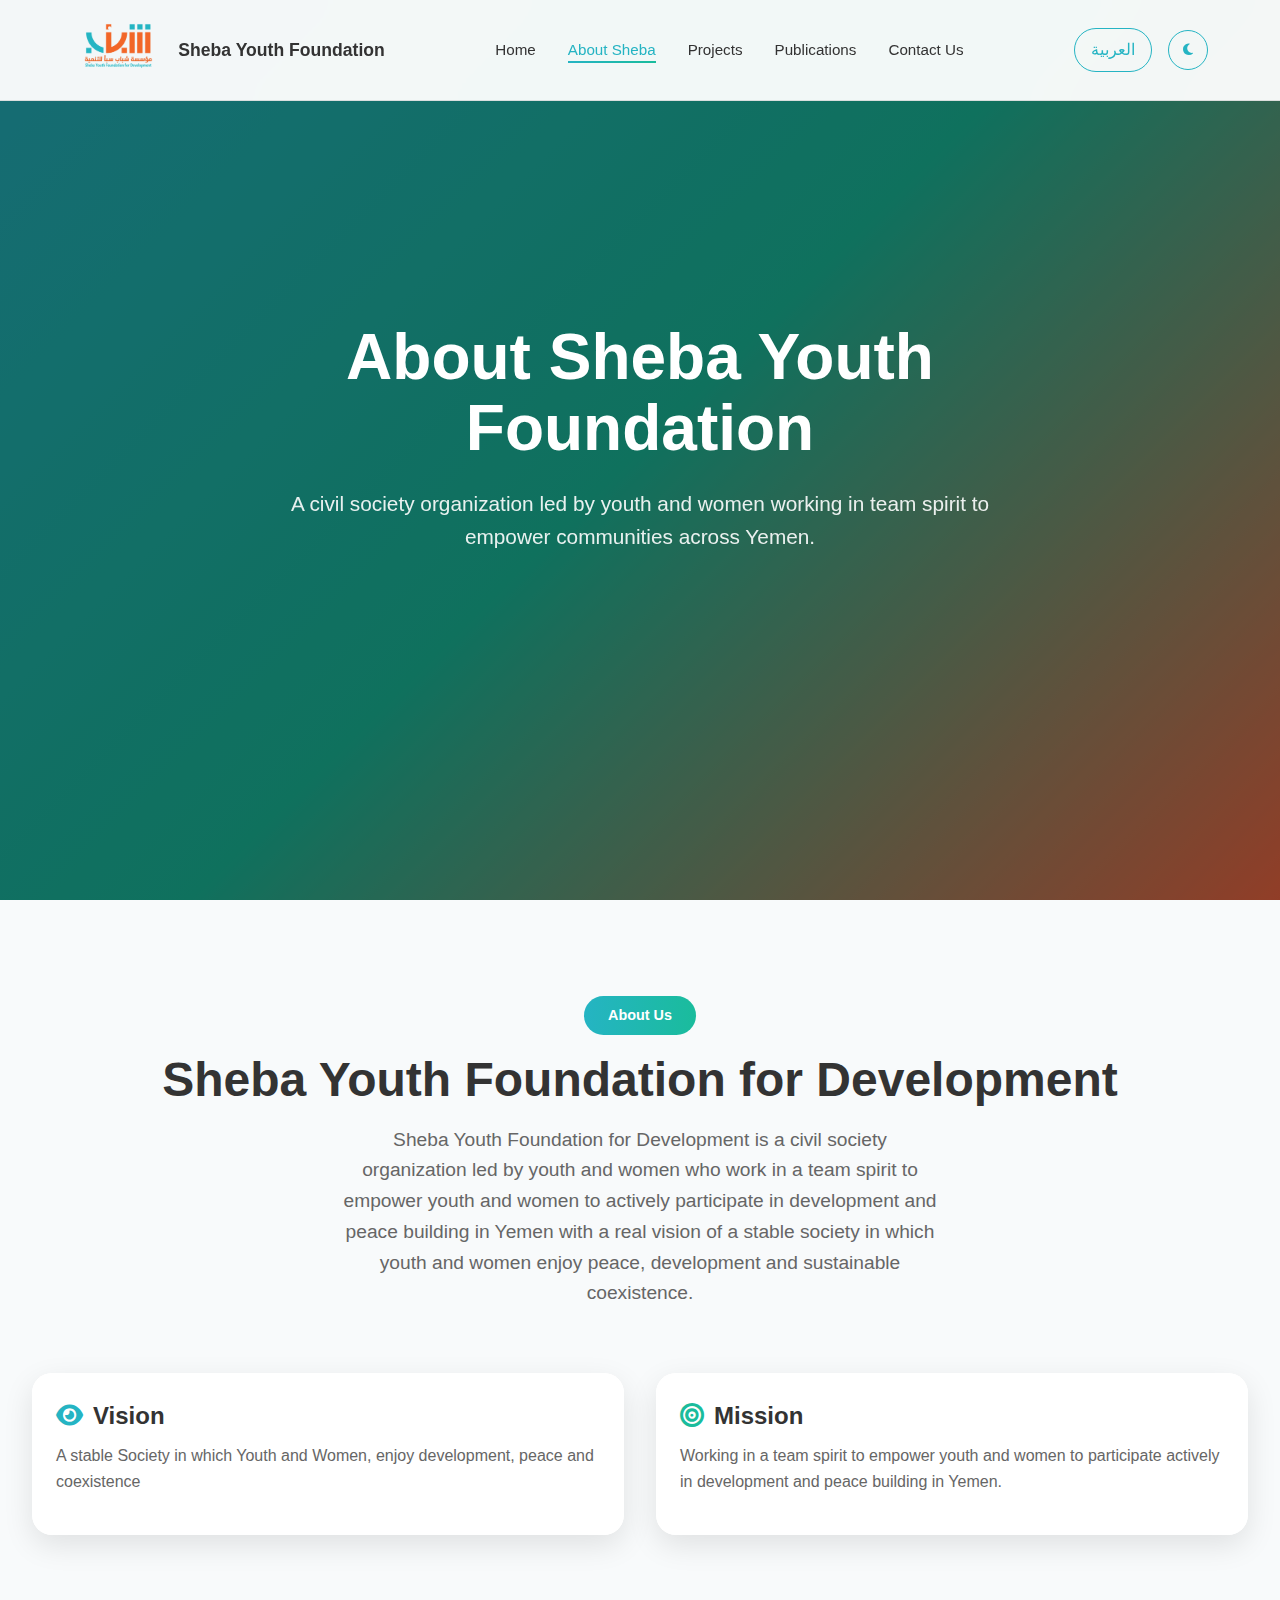
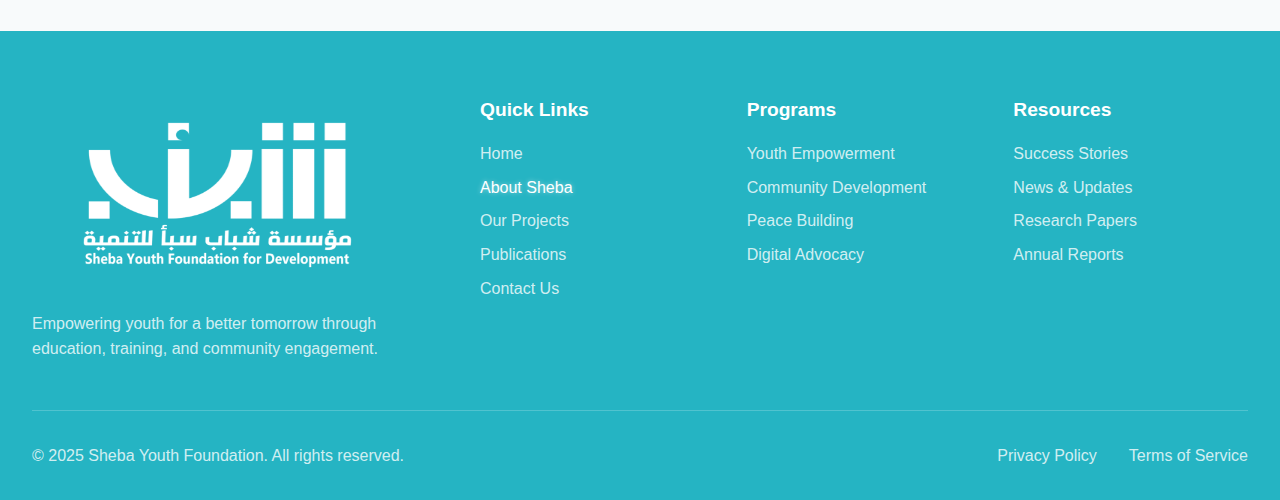
<file: about.html>
<!DOCTYPE html>
<html lang="en" dir="ltr">
<head>
    <meta charset="UTF-8">
    <meta name="viewport" content="width=device-width, initial-scale=1.0">
    <title>About Sheba - Sheba Youth Foundation</title>
    <link rel="stylesheet" href="https://cdnjs.cloudflare.com/ajax/libs/font-awesome/6.5.0/css/all.min.css">
    <link rel="stylesheet" href="css/styles.css">
</head>
<body>
    <!-- Header -->
   <header class="header">
        <nav class="navbar">
            <div class="nav-container">
                <div class="nav-logo">
                    <a href="index.html"><img src="photos/sheba-logo.png" alt="Sheba Youth Foundation" class="logo"></a>
                    <span class="org-name">Sheba Youth Foundation</span>
                </div>
                <ul class="nav-menu">
                    <li class="nav-item"><a href="index.html" class="nav-link active">Home</a></li>
                    <li class="nav-item"><a href="about.html" class="nav-link">About Sheba</a></li>
                    <li class="nav-item"><a href="projects.html" class="nav-link">Projects</a></li>
                    <li class="nav-item"><a href="publications.html" class="nav-link">Publications</a></li>
                    <li class="nav-item"><a href="contact.html" class="nav-link">Contact Us</a></li>
                </ul>
                <div class="nav-actions">
                    <a href="#" class="language-toggle">العربية</a>
                    <button class="theme-toggle" aria-label="Toggle dark mode">
                        <i class="fas fa-moon"></i>
                    </button>
                    <button class="hamburger">
                        <span class="bar"></span>
                        <span class="bar"></span>
                        <span class="bar"></span>
                    </button>
                </div>
            </div>
        </nav>
    </header>

    <!-- Hero Section -->
    <section class="hero">
        <div class="hero-background">
            <div class="hero-overlay"></div>
        </div>
        <div class="hero-content">
            <h1 class="hero-title">About Sheba Youth Foundation</h1>
            <p class="hero-subtitle">A civil society organization led by youth and women working in team spirit to empower communities across Yemen.</p>
        </div>
    </section>

    <!-- About Section -->
    <section class="projects">
        <div class="container">
            <div class="section-header">
                <span class="section-badge">About Us</span>
                <h2 class="section-title">Sheba Youth Foundation for Development</h2>
                <p class="section-subtitle">Sheba Youth Foundation for Development is a civil society organization led by youth and women who work in a team spirit to empower youth and women to actively participate in development and peace building in Yemen with a real vision of a stable society in which youth and women enjoy peace, development and sustainable coexistence.</p>
            </div>
            
            <div class="projects-grid">
                <div class="project-card">
                    <div class="project-content-visible">
                        <h3><i class="fas fa-eye" style="color: var(--primary-color); margin-right: 10px;"></i>Vision</h3>
                        <p>A stable Society in which Youth and Women, enjoy development, peace and coexistence</p>
                    </div>
                </div>
                
                <div class="project-card">
                    <div class="project-content-visible">
                        <h3><i class="fas fa-bullseye" style="color: var(--secondary-color); margin-right: 10px;"></i>Mission</h3>
                        <p>Working in a team spirit to empower youth and women to participate actively in development and peace building in Yemen.</p>
                    </div>
                </div>
            </div>
        </div>
    </section>





    <!-- Footer -->
    <footer class="footer">
        <div class="container">
            <div class="footer-content">
                <div class="footer-main">
                    <div class="footer-logo">
                        <img src="photos/sheba-logo.png" alt="Sheba Youth Foundation">
                        <p>Empowering youth for a better tomorrow through education, training, and community engagement.</p>
                    </div>
                    <div class="footer-links">
                        <div class="footer-column">
                            <h4>Quick Links</h4>
                            <ul>
                                <li><a href="index.html">Home</a></li>
                                <li><a href="about.html" class="active">About Sheba</a></li>
                                <li><a href="projects.html">Our Projects</a></li>
                                <li><a href="publications.html">Publications</a></li>
                                <li><a href="contact.html">Contact Us</a></li>
                            </ul>
                        </div>
                        <div class="footer-column">
                            <h4>Programs</h4>
                            <ul>
                                <li><a href="projects.html">Youth Empowerment</a></li>
                                <li><a href="projects.html">Community Development</a></li>
                                <li><a href="projects.html">Peace Building</a></li>
                                <li><a href="projects.html">Digital Advocacy</a></li>
                            </ul>
                        </div>
                        <div class="footer-column">
                            <h4>Resources</h4>
                            <ul>
                                <li><a href="publications.html">Success Stories</a></li>
                                <li><a href="publications.html">News & Updates</a></li>
                                <li><a href="publications.html">Research Papers</a></li>
                                <li><a href="publications.html">Annual Reports</a></li>
                            </ul>
                        </div>
                    </div>
                </div>
                <div class="footer-bottom">
                    <p>&copy; 2025 Sheba Youth Foundation. All rights reserved.</p>
                    <div class="footer-social">
                        <a href="#">Privacy Policy</a>
                        <a href="#">Terms of Service</a>
                    </div>
                </div>
            </div>
        </div>
    </footer>

    <script src="js/script.js"></script>
</body>
</html>
</file>
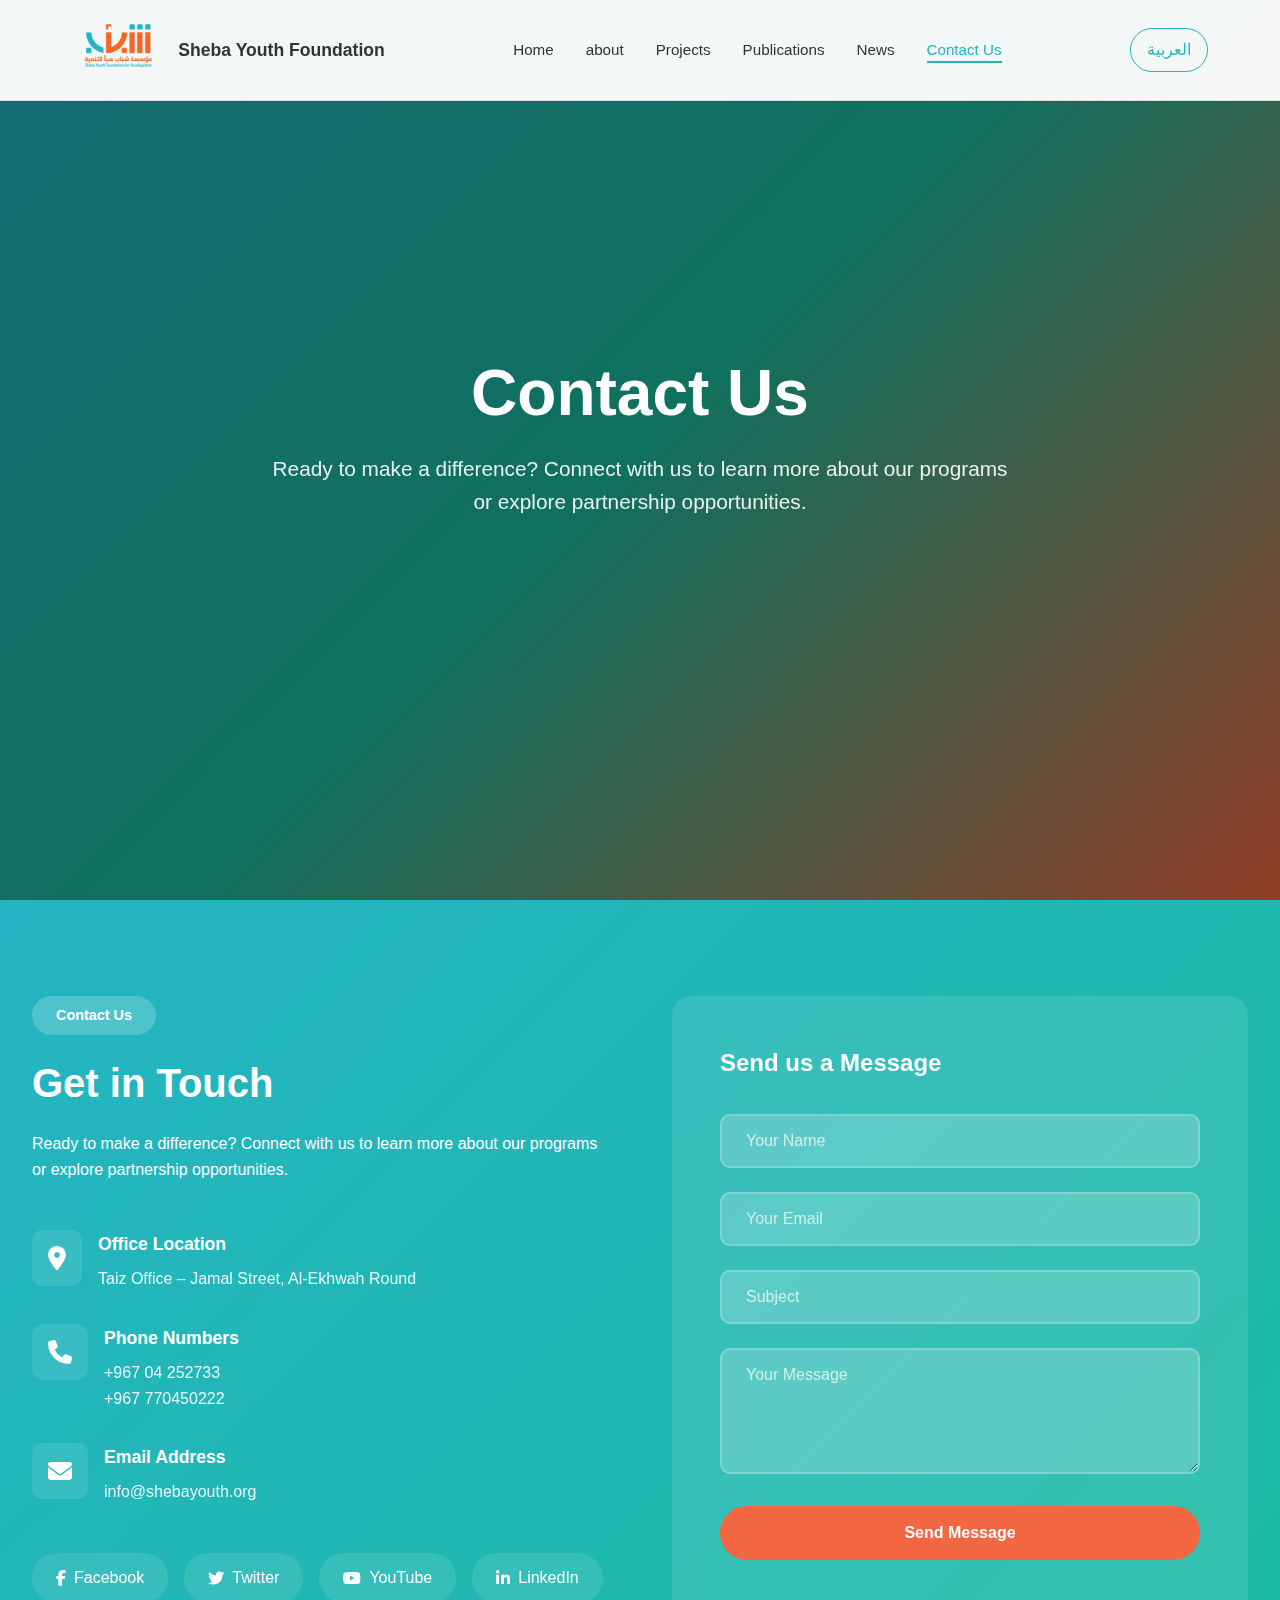
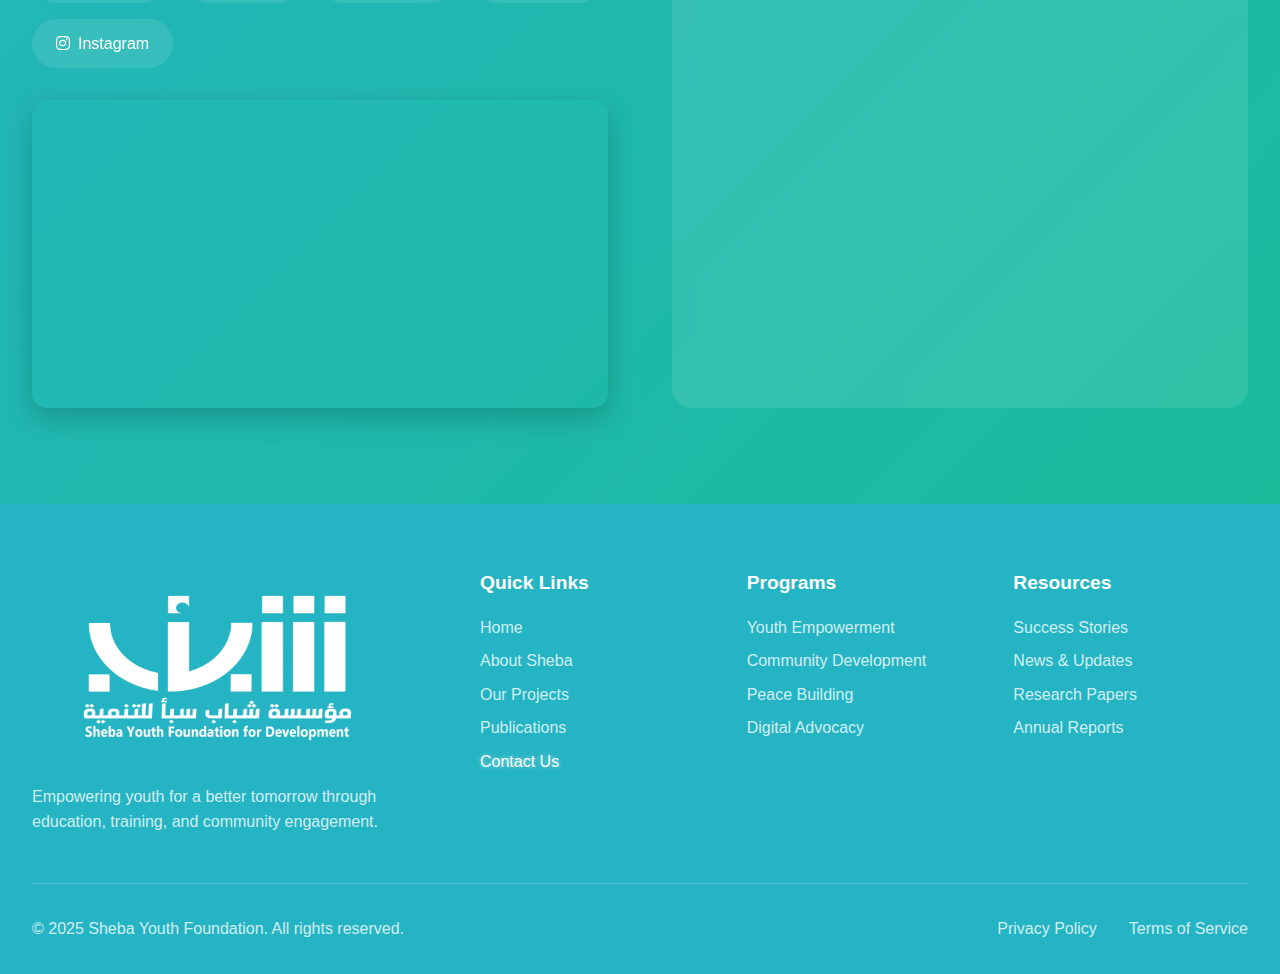
<file: contact.html>
<!DOCTYPE html>
<html lang="en" dir="ltr">
<head>
    <meta charset="UTF-8">
    <meta name="viewport" content="width=device-width, initial-scale=1.0">
    <title>Contact Us - Sheba Youth Foundation</title>
    <link rel="stylesheet" href="https://cdnjs.cloudflare.com/ajax/libs/font-awesome/6.5.0/css/all.min.css">
    <link rel="stylesheet" href="css/styles.css">
</head>
<body>
    <!-- Header -->
    <header class="header">
        <nav class="navbar">
            <div class="nav-container">
                <div class="nav-logo">
                    <a href="index.html"><img src="photos/sheba-logo.png" alt="Sheba Youth Foundation" class="logo"></a>
                    <span class="org-name">Sheba Youth Foundation</span>
                </div>
                <ul class="nav-menu">
                    <li class="nav-item"><a href="index .html" class="nav-link">Home</a></li>

                    <li class="nav-item"><a href="about.html" class="nav-link">about</a></li>
                    <li class="nav-item"><a href="projects.html" class="nav-link">Projects</a></li>
                    <li class="nav-item"><a href="publications.html" class="nav-link">Publications</a></li>
                    <li class="nav-item"><a href="#news" class="nav-link">News</a></li>
                    <li class="nav-item"><a href="contact.html" class="nav-link">Contact Us</a></li>
                </ul>
                <div class="nav-actions">
                    <a href="#" class="language-toggle">العربية</a>
                    <button class="hamburger">
                        <span class="bar"></span>
                        <span class="bar"></span>
                        <span class="bar"></span>
                    </button>
                </div>
            </div>
        </nav>
    </header>

    <!-- Hero Section -->
    <section class="hero">
        <div class="hero-background">
            <div class="hero-overlay"></div>
        </div>
        <div class="hero-content">
            <h1 class="hero-title">Contact Us</h1>
            <p class="hero-subtitle">Ready to make a difference? Connect with us to learn more about our programs or explore partnership opportunities.</p>
        </div>
    </section>

    <!-- Contact Section -->
    <section id="contact" class="contact">
        <div class="container">
            <div class="contact-content">
                <div class="contact-info">
                    <span class="section-badge">Contact Us</span>
                    <h2>Get in Touch</h2>
                    <p>Ready to make a difference? Connect with us to learn more about our programs or explore partnership opportunities.</p>
                    
                    <div class="contact-details">
                        <div class="contact-item">
                            <i class="fas fa-map-marker-alt contact-icon"></i>
                            <div class="contact-text">
                                <h4>Office Location</h4>
                                <p>Taiz Office – Jamal Street, Al-Ekhwah Round</p>
                            </div>
                        </div>
                        <div class="contact-item">
                            <i class="fas fa-phone contact-icon"></i>
                            <div class="contact-text">
                                <h4>Phone Numbers</h4>
                                <p>+967 04 252733<br>+967 770450222</p>
                            </div>
                        </div>
                        <div class="contact-item">
                            <i class="fas fa-envelope contact-icon"></i>
                            <div class="contact-text">
                                <h4>Email Address</h4>
                                <p>info@shebayouth.org</p>
                            </div>
                        </div>
                    </div>

                    <div class="social-links">
                        <a href="https://www.facebook.com/Shebayouthf" class="social-link">
                            <i class="fab fa-facebook-f social-icon"></i>
                            <span>Facebook</span>
                        </a>
                        <a href="https://twitter.com/Shebayouthf" class="social-link">
                            <i class="fab fa-twitter social-icon"></i>
                            <span>Twitter</span>
                        </a>
                        <a href="https://www.youtube.com/channel/UCJ7c-ELM4jnFmeIrR_f8-6A" class="social-link">
                            <i class="fab fa-youtube social-icon"></i>
                            <span>YouTube</span>
                        </a>
                        <a href="https://www.linkedin.com/company/shebayouthf/" class="social-link">
                            <i class="fab fa-linkedin-in social-icon"></i>
                            <span>LinkedIn</span>
                        </a>
                        <a href="https://www.instagram.com/shebayouthf/" class="social-link">
                            <i class="fab fa-instagram social-icon"></i>
                            <span>Instagram</span>
                        </a>
                    </div>

                    <!-- Map Container -->
                    <div class="map-container">
                        <iframe 
                            src="https://www.google.com/maps/embed?pb=!1m18!1m12!1m3!1d3845.8234567890123!2d44.0183784!3d13.5792718!2m3!1f0!2f0!3f0!3m2!1i1024!2i768!4f13.1!3m3!1m2!1s0x161c69536972b10d%3A0x52e9fd97e591236c!2z2YXYpNiz2LPYqSDYtNio2KfYqCDYs9io2KMg2YTZhNiq2YbZhdmK2Kkg4oCt!5e0!3m2!1sen!2s!4v1642345678901!5m2!1sen!2s"
                            allowfullscreen="" 
                            loading="lazy" 
                            referrerpolicy="no-referrer-when-downgrade">
                        </iframe>
                    </div>
                </div>
                
                <div class="contact-form">
                    <h3>Send us a Message</h3>
                    <form id="contact-form" class="form">
                        <div class="form-group">
                            <input type="text" id="name" placeholder="Your Name" required>
                        </div>
                        <div class="form-group">
                            <input type="email" id="email" placeholder="Your Email" required>
                        </div>
                        <div class="form-group">
                            <input type="text" id="subject" placeholder="Subject" required>
                        </div>
                        <div class="form-group">
                            <textarea id="message" placeholder="Your Message" rows="5" required></textarea>
                        </div>
                        <button type="submit" class="btn btn-primary">Send Message</button>
                    </form>
                </div>
            </div>
        </div>
    </section>

    <!-- Footer -->
    <footer class="footer">
        <div class="container">
            <div class="footer-content">
                <div class="footer-main">
                    <div class="footer-logo">
                        <img src="photos/sheba-logo.png" alt="Sheba Youth Foundation">
                        <p>Empowering youth for a better tomorrow through education, training, and community engagement.</p>
                    </div>
                    <div class="footer-links">
                        <div class="footer-column">
                            <h4>Quick Links</h4>
                            <ul>
                                <li><a href="index.html">Home</a></li>
                                <li><a href="about.html">About Sheba</a></li>
                                <li><a href="projects.html">Our Projects</a></li>
                                <li><a href="publications.html">Publications</a></li>
                                <li><a href="contact.html" class="active">Contact Us</a></li>
                            </ul>
                        </div>
                        <div class="footer-column">
                            <h4>Programs</h4>
                            <ul>
                                <li><a href="projects.html">Youth Empowerment</a></li>
                                <li><a href="projects.html">Community Development</a></li>
                                <li><a href="projects.html">Peace Building</a></li>
                                <li><a href="projects.html">Digital Advocacy</a></li>
                            </ul>
                        </div>
                        <div class="footer-column">
                            <h4>Resources</h4>
                            <ul>
                                <li><a href="publications.html">Success Stories</a></li>
                                <li><a href="publications.html">News & Updates</a></li>
                                <li><a href="publications.html">Research Papers</a></li>
                                <li><a href="publications.html">Annual Reports</a></li>
                            </ul>
                        </div>
                    </div>
                </div>
                <div class="footer-bottom">
                    <p>&copy; 2025 Sheba Youth Foundation. All rights reserved.</p>
                    <div class="footer-social">
                        <a href="#">Privacy Policy</a>
                        <a href="#">Terms of Service</a>
                    </div>
                </div>
            </div>
        </div>
    </footer>

    <script src="js/script.js"></script>
</body>
</html>
</file>
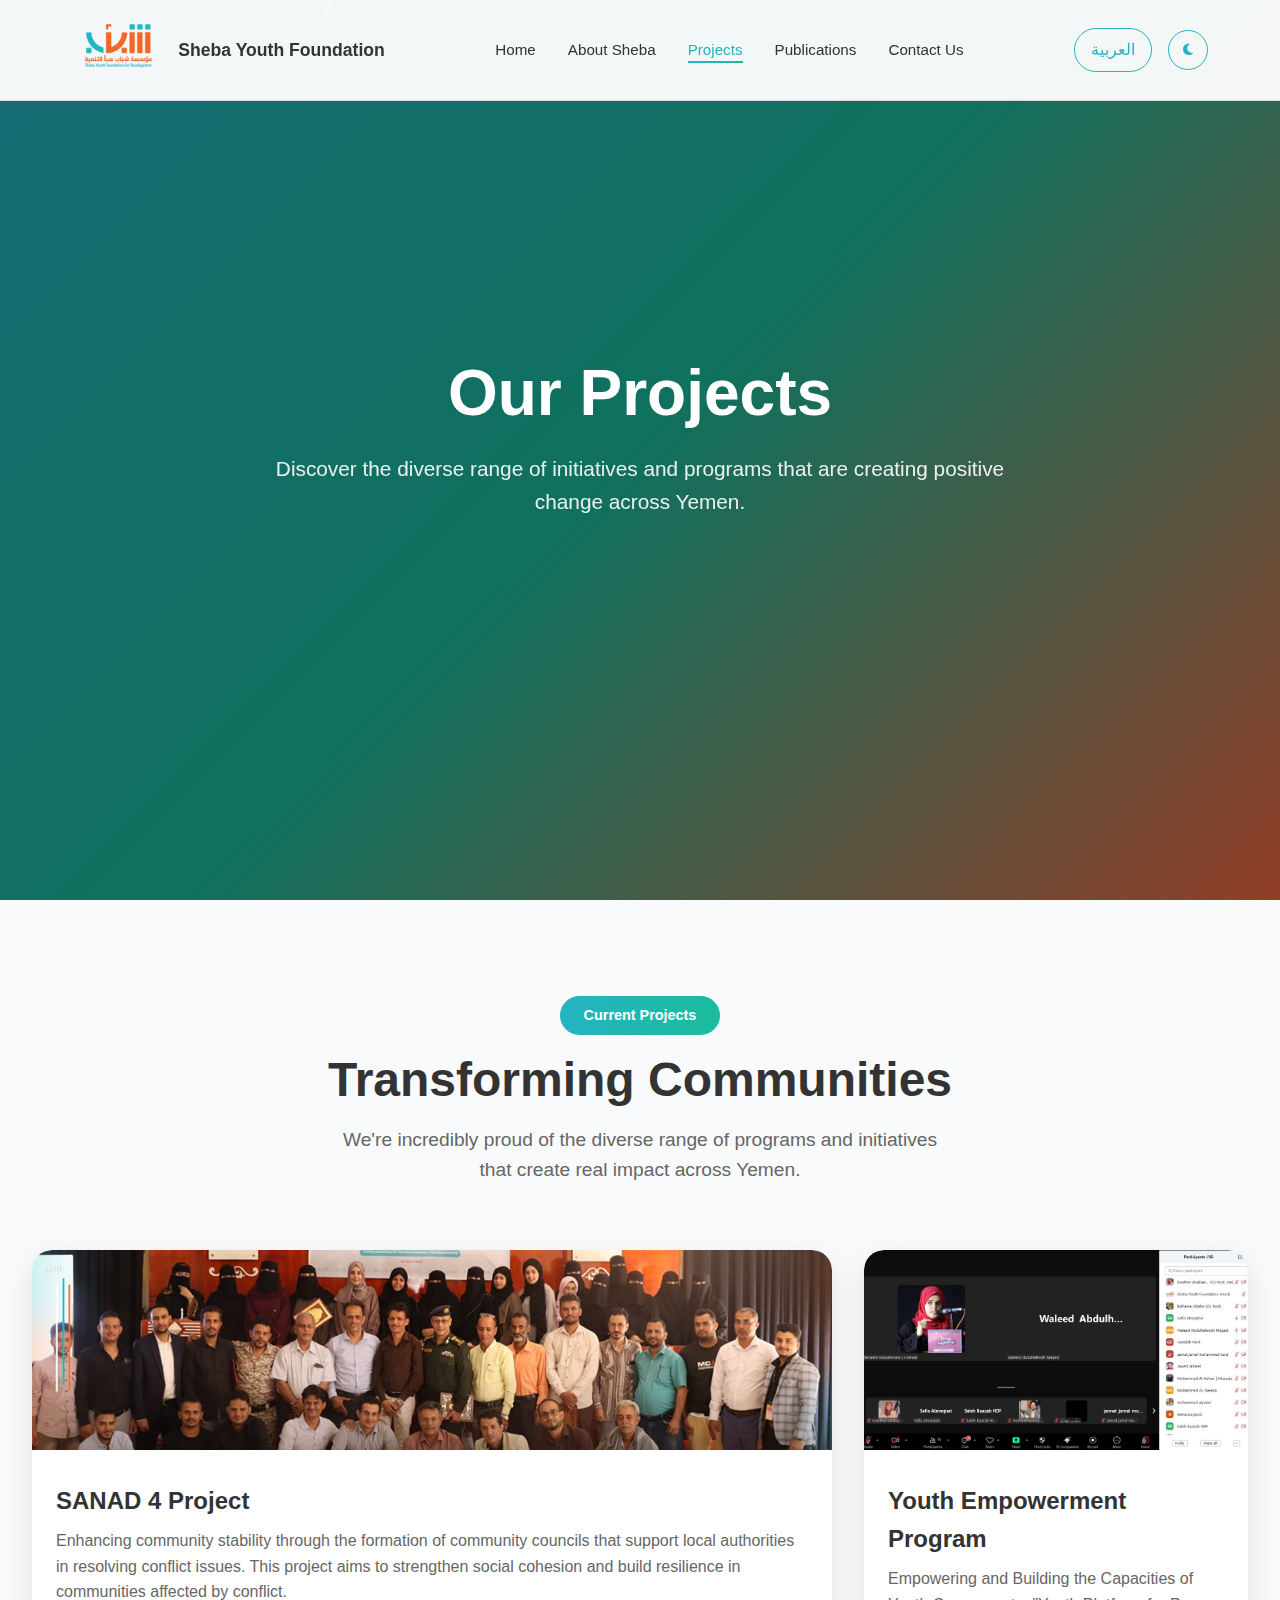
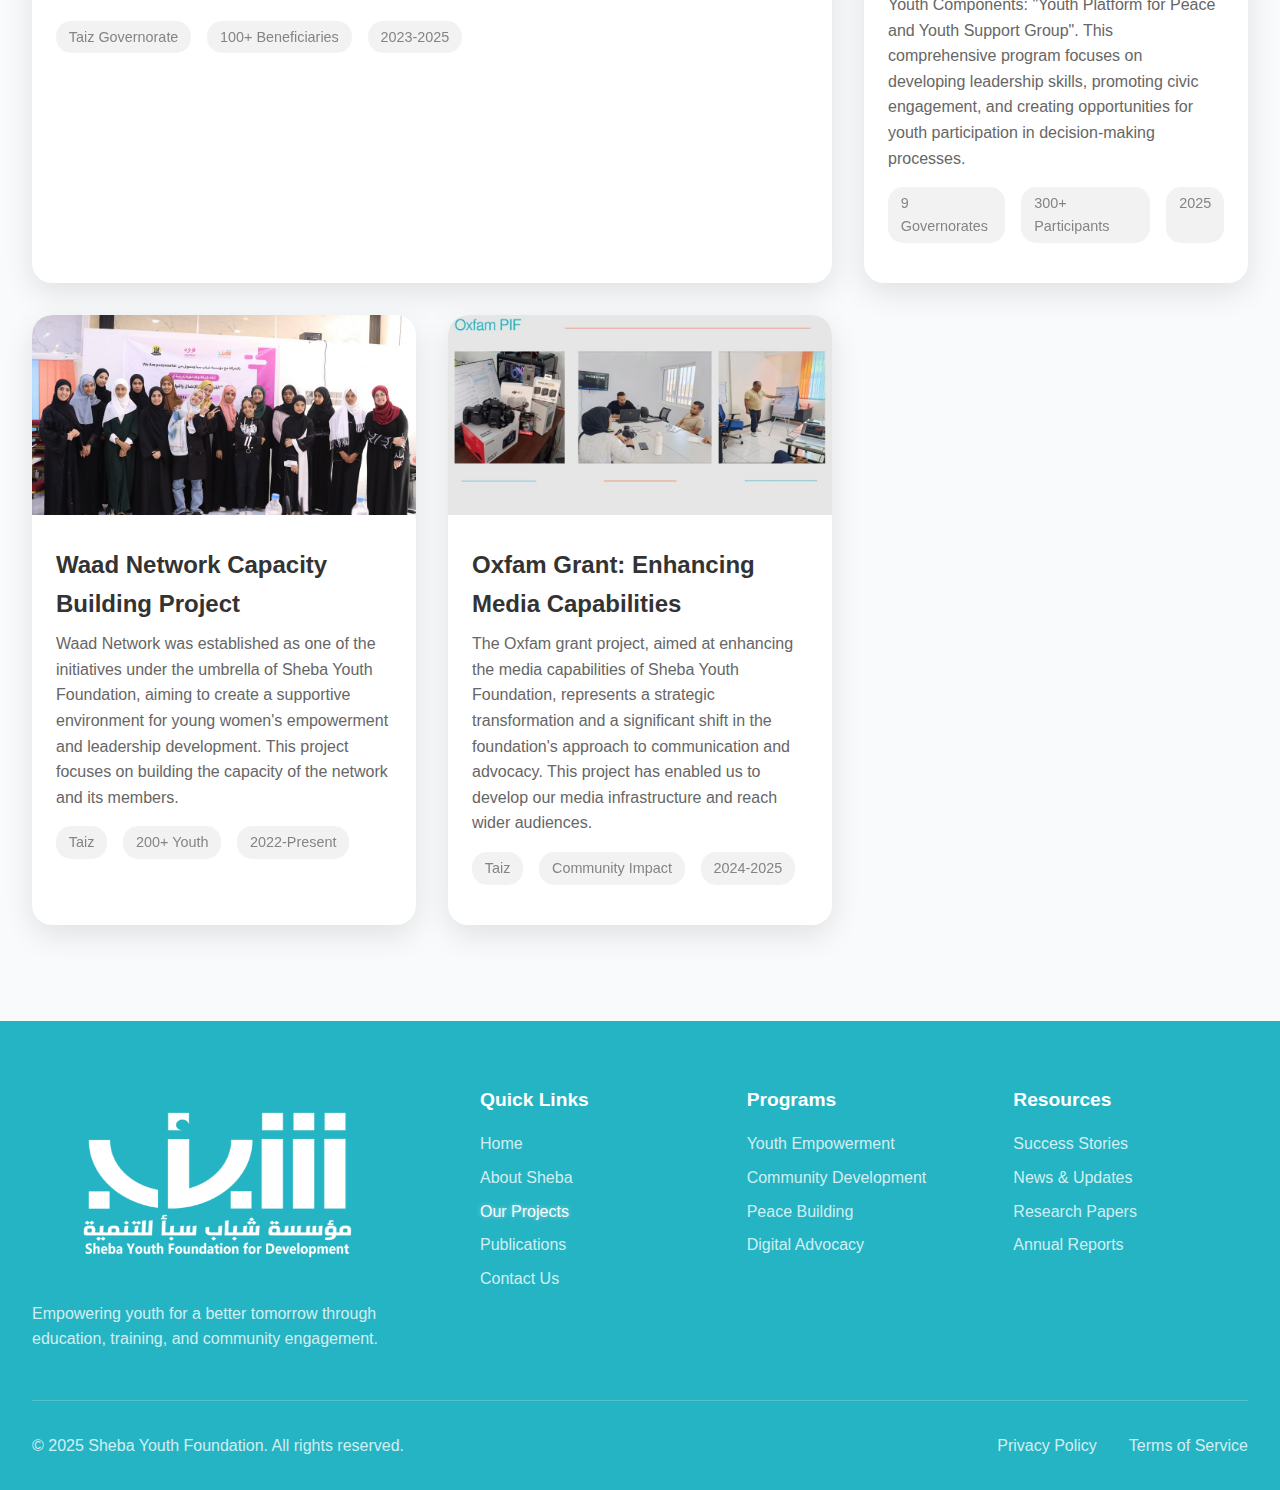
<file: projects.html>
<!DOCTYPE html>
<html lang="en" dir="ltr">
<head>
    <meta charset="UTF-8">
    <meta name="viewport" content="width=device-width, initial-scale=1.0">
    <title>Our Projects - Sheba Youth Foundation</title>
    <link rel="stylesheet" href="https://cdnjs.cloudflare.com/ajax/libs/font-awesome/6.5.0/css/all.min.css">
    <link rel="stylesheet" href="css/styles.css">
</head>
<body>
    <!-- Header -->
    <header class="header">
        <nav class="navbar">
            <div class="nav-container">
                <div class="nav-logo">
                    <a href="index.html"><img src="photos/sheba-logo.png" alt="Sheba Youth Foundation" class="logo"></a>
                    <span class="org-name">Sheba Youth Foundation</span>
                </div>
                <ul class="nav-menu">
                    <li class="nav-item"><a href="index.html" class="nav-link active">Home</a></li>
                    <li class="nav-item"><a href="about.html" class="nav-link">About Sheba</a></li>
                    <li class="nav-item"><a href="projects.html" class="nav-link">Projects</a></li>
                    <li class="nav-item"><a href="publications.html" class="nav-link">Publications</a></li>
                    <li class="nav-item"><a href="contact.html" class="nav-link">Contact Us</a></li>
                </ul>
                <div class="nav-actions">
                    <a href="#" class="language-toggle">العربية</a>
                    <button class="theme-toggle" aria-label="Toggle dark mode">
                        <i class="fas fa-moon"></i>
                    </button>
                    <button class="hamburger">
                        <span class="bar"></span>
                        <span class="bar"></span>
                        <span class="bar"></span>
                    </button>
                </div>
            </div>
        </nav>
    </header>

    <!-- Hero Section -->
    <section class="hero">
        <div class="hero-background">
            <div class="hero-overlay"></div>
        </div>
        <div class="hero-content">
            <h1 class="hero-title">Our Projects</h1>
            <p class="hero-subtitle">Discover the diverse range of initiatives and programs that are creating positive change across Yemen.</p>
        </div>
    </section>

    <!-- Projects Section -->
    <section class="projects">
        <div class="container">
            <div class="section-header">
                <span class="section-badge">Current Projects</span>
                <h2 class="section-title">Transforming Communities</h2>
                <p class="section-subtitle">We're incredibly proud of the diverse range of programs and initiatives that create real impact across Yemen.</p>
            </div>
            <div class="projects-grid">
                <div class="project-card featured">
                    <img src="photos/SANAD.jpg" alt="SANAD 4 Project" class="project-main-image">
                    <div class="project-content-visible">
                        <h3>SANAD 4 Project</h3>
                        <p>Enhancing community stability through the formation of community councils that support local authorities in resolving conflict issues. This project aims to strengthen social cohesion and build resilience in communities affected by conflict.</p>
                        <div class="project-stats">
                            <span>Taiz Governorate</span>
                            <span>100+ Beneficiaries</span>
                            <span>2023-2025</span>
                        </div>
                    </div>
                </div>
                <div class="project-card">
                    <img src="photos/Youth.jpg" alt="Youth Empowerment Program" class="project-main-image">
                    <div class="project-content-visible">
                        <h3>Youth Empowerment Program</h3>
                        <p>Empowering and Building the Capacities of Youth Components: "Youth Platform for Peace and Youth Support Group". This comprehensive program focuses on developing leadership skills, promoting civic engagement, and creating opportunities for youth participation in decision-making processes.</p>
                        <div class="project-stats">
                            <span>9 Governorates</span>
                            <span>300+ Participants</span>
                            <span>2025</span>
                        </div>
                    </div>
                </div>
                <div class="project-card">
                    <img src="photos/Waad.png" alt="Waad Network Capacity Building" class="project-main-image">
                    <div class="project-content-visible">
                        <h3>Waad Network Capacity Building Project</h3>
                        <p>Waad Network was established as one of the initiatives under the umbrella of Sheba Youth Foundation, aiming to create a supportive environment for young women's empowerment and leadership development. This project focuses on building the capacity of the network and its members.</p>
                        <div class="project-stats">
                            <span>Taiz</span>
                            <span>200+ Youth</span>
                            <span>2022-Present</span>
                        </div>
                    </div>
                </div>
                <div class="project-card">
                    <img src="photos/Oxfam.jpg" alt="Oxfam Grant" class="project-main-image">
                    <div class="project-content-visible">
                        <h3>Oxfam Grant: Enhancing Media Capabilities</h3>
                        <p>The Oxfam grant project, aimed at enhancing the media capabilities of Sheba Youth Foundation, represents a strategic transformation and a significant shift in the foundation's approach to communication and advocacy. This project has enabled us to develop our media infrastructure and reach wider audiences.</p>
                        <div class="project-stats">
                            <span>Taiz</span>
                            <span>Community Impact</span>
                            <span>2024-2025</span>
                        </div>
                    </div>
                </div>
            </div>
        </div>
    </section>

    <!-- Footer -->
    <footer class="footer">
        <div class="container">
            <div class="footer-content">
                <div class="footer-main">
                    <div class="footer-logo">
                        <img src="photos/sheba-logo.png" alt="Sheba Youth Foundation">
                        <p>Empowering youth for a better tomorrow through education, training, and community engagement.</p>
                    </div>
                    <div class="footer-links">
                        <div class="footer-column">
                            <h4>Quick Links</h4>
                            <ul>
                                <li><a href="index.html">Home</a></li>
                                <li><a href="about.html">About Sheba</a></li>
                                <li><a href="projects.html" class="active">Our Projects</a></li>
                                <li><a href="publications.html">Publications</a></li>
                                <li><a href="contact.html">Contact Us</a></li>
                            </ul>
                        </div>
                        <div class="footer-column">
                            <h4>Programs</h4>
                            <ul>
                                <li><a href="projects.html">Youth Empowerment</a></li>
                                <li><a href="projects.html">Community Development</a></li>
                                <li><a href="projects.html">Peace Building</a></li>
                                <li><a href="projects.html">Digital Advocacy</a></li>
                            </ul>
                        </div>
                        <div class="footer-column">
                            <h4>Resources</h4>
                            <ul>
                                <li><a href="publications.html">Success Stories</a></li>
                                <li><a href="publications.html">News & Updates</a></li>
                                <li><a href="publications.html">Research Papers</a></li>
                                <li><a href="publications.html">Annual Reports</a></li>
                            </ul>
                        </div>
                    </div>
                </div>
                <div class="footer-bottom">
                    <p>&copy; 2025 Sheba Youth Foundation. All rights reserved.</p>
                    <div class="footer-social">
                        <a href="#">Privacy Policy</a>
                        <a href="#">Terms of Service</a>
                    </div>
                </div>
            </div>
        </div>
    </footer>

    <script src="js/script.js"></script>
</body>
</html>
</file>
<file: css/styles.css>
/* ============================================================
  # CSS CUSTOM PROPERTIES (VARIABLES)
  ============================================================ */
:root {
  /* Light Theme Colors */
  --primary-color: #25b4c3;
  --secondary-color: #1abc9c;
  --accent-color: #f26742;
  --text-primary: #333;
  --text-secondary: #666;
  --text-light: #999;
  --bg-primary: #ffffff;
  --bg-secondary: #f8fafb;
  --bg-tertiary: #f0f0f0;
  --border-color: rgba(0, 0, 0, 0.1);
  --shadow-light: rgba(0, 0, 0, 0.1);
  --shadow-medium: rgba(0, 0, 0, 0.15);
  --shadow-heavy: rgba(0, 0, 0, 0.2);
  --overlay-bg: rgba(0, 0, 0, 0.4);
  --glass-bg: rgba(255, 255, 255, 0.95);
  --glass-border: rgba(255, 255, 255, 0.2);
}

/* Dark Theme Colors */
[data-theme="dark"] {
  --text-primary: #ffffff;
  --text-secondary: #cccccc;
  --text-light: #999999;
  --bg-primary: #1a1a1a;
  --bg-secondary: #2d2d2d;
  --bg-tertiary: #404040;
  --border-color: rgba(255, 255, 255, 0.1);
  --shadow-light: rgba(0, 0, 0, 0.3);
  --shadow-medium: rgba(0, 0, 0, 0.4);
  --shadow-heavy: rgba(0, 0, 0, 0.5);
  --overlay-bg: rgba(0, 0, 0, 0.6);
  --glass-bg: rgba(26, 26, 26, 0.95);
  --glass-border: rgba(255, 255, 255, 0.1);
}

/* ============================================================
  # RESET & BASE STYLES
  ============================================================ */
* {
  margin: 0;
  padding: 0;
  box-sizing: border-box;
}

html {
  scroll-behavior: smooth;
}

body {
  font-family: 'Inter', sans-serif;
  line-height: 1.6;
  color: var(--text-primary);
  background-color: var(--bg-primary);
  overflow-x: hidden;
  transition: background-color 0.3s ease, color 0.3s ease;
}

.container {
  max-width: 1200px;
  margin: 0 auto;
  padding: 0 2rem;
}

section {
  padding: 6rem 0;
}

/* ============================================================
  # UTILITY CLASSES & MIXINS
  ============================================================ */
.section-header {
  text-align: center;
  margin-bottom: 4rem;
}

.section-badge {
  display: inline-block;
  background: linear-gradient(90deg, var(--primary-color), var(--secondary-color));
  color: white;
  padding: 0.5rem 1.5rem;
  border-radius: 25px;
  font-size: 0.9rem;
  font-weight: 600;
  margin-bottom: 1rem;
}

.section-title {
  font-size: clamp(2rem, 5vw, 3rem);
  font-weight: 700;
  color: var(--text-primary);
  margin-bottom: 1rem;
  line-height: 1.2;
}

.section-subtitle {
  font-size: clamp(1rem, 2.5vw, 1.2rem);
  color: var(--text-secondary);
  max-width: 600px;
  margin: 0 auto;
  line-height: 1.6;
}

.btn {
  display: inline-block;
  padding: 1rem 2rem;
  text-decoration: none;
  border-radius: 50px;
  font-weight: 600;
  font-size: 1rem;
  transition: all 0.3s ease;
  border: 2px solid transparent;
  cursor: pointer;
  font-family: 'Inter', sans-serif;
  position: relative;
  overflow: hidden;
}

.btn-primary {
  background: var(--accent-color);
  color: white;
  border-color: var(--accent-color);
}

.btn-primary:hover {
  background: transparent;
  color: var(--accent-color);
  border-color: var(--accent-color);
  transform: translateY(-2px);
  box-shadow: 0 10px 30px rgba(242, 103, 66, 0.3);
}

.btn-secondary {
  background: transparent;
  color: white;
  border-color: white;
}

.btn-secondary:hover {
  background: white;
  color: var(--text-primary);
  transform: translateY(-2px);
  box-shadow: 0 10px 30px rgba(255, 255, 255, 0.3);
}

/* ============================================================
  # HEADER & NAVIGATION
  ============================================================ */
.header {
  position: fixed;
  top: 0;
  width: 100%;
  background: var(--glass-bg);
  backdrop-filter: blur(20px);
  z-index: 1000;
  transition: all 0.3s ease;
  border-bottom: 1px solid var(--border-color);
}

.navbar {
  padding: 1rem 0;
}

.nav-container {
  display: flex;
  justify-content: space-between;
  align-items: center;
  max-width: 1200px;
  margin: 0 auto;
  padding: 0 2rem;
}

.nav-logo {
  display: flex;
  align-items: center;
  gap: 10px;;
}

.nav-logo .logo {
  height: 60px;
  width: auto;
}

.org-name {
  font-size: 1.1rem;
  font-weight: 600;
  color: var(--text-primary);
  transition: color 0.3s ease;
}

.nav-logo:hover .org-name {
  color: var(--primary-color);
  text-shadow: 0 0 5px rgba(37, 180, 195, 0.5);
}

.nav-menu {
  display: flex;
  list-style: none;
  gap: 2rem;
}

.nav-link {
  text-decoration: none;
  color: var(--text-primary);
  font-weight: 500;
  font-size: 0.95rem;
  transition: all 0.3s ease;
  position: relative;
}

.nav-link:hover,
.nav-link.active {
  color: var(--primary-color);
}

.nav-link::after {
  content: '';
  position: absolute;
  bottom: -5px;
  left: 0;
  width: 0;
  height: 2px;
  background: linear-gradient(90deg, var(--primary-color), var(--secondary-color));
  transition: width 0.3s ease;
}

.nav-link:hover::after,
.nav-link.active::after {
  width: 100%;
}

.nav-actions {
  display: flex;
  align-items: center;
  gap: 1rem;
}

.language-toggle {
  color: var(--primary-color);
  text-decoration: none;
  font-weight: 500;
  padding: 0.5rem 1rem;
  border: 1px solid var(--primary-color);
  border-radius: 25px;
  transition: all 0.3s ease;
}

.language-toggle:hover {
  background: var(--primary-color);
  color: white;
}

.theme-toggle {
  background: none;
  border: 1px solid var(--primary-color);
  color: var(--primary-color);
  padding: 0.5rem;
  border-radius: 50%;
  cursor: pointer;
  transition: all 0.3s ease;
  display: flex;
  align-items: center;
  justify-content: center;
  width: 40px;
  height: 40px;
}

.theme-toggle:hover {
  background: var(--primary-color);
  color: white;
}

.hamburger {
  display: none;
  flex-direction: column;
  cursor: pointer;
  background: none;
  border: none;
}

.bar {
  width: 25px;
  height: 3px;
  background: var(--text-primary);
  margin: 3px 0;
  transition: 0.3s;
}

/* ============================================================
  # HERO SECTION
  ============================================================ */
.hero {
  height: 100vh;
  position: relative;
  display: flex;
  align-items: center;
  justify-content: center;
  text-align: center;
  color: white;
  overflow: hidden;
  padding-top: 120px;
}

.hero-background {
  position: absolute;
  top: 0;
  left: 0;
  width: 100%;
  height: 100%;
  background: linear-gradient(135deg, var(--primary-color) 0%, var(--secondary-color) 50%, var(--accent-color) 100%);
  z-index: -2;
}

.hero-overlay {
  position: absolute;
  top: 0;
  left: 0;
  width: 100%;
  height: 100%;
  background: var(--overlay-bg);
  z-index: -1;
}

.hero-content {
  max-width: 800px;
  padding: 0 2rem;
  z-index: 2;
}

.hero-title {
  font-size: clamp(2.5rem, 6vw, 4rem);
  font-weight: 800;
  margin-bottom: 1.5rem;
  line-height: 1.1;
  animation: fadeInUp 1s ease 0.4s both;
}

.hero-subtitle {
  font-size: clamp(1.1rem, 3vw, 1.3rem);
  margin-bottom: 3rem;
  opacity: 0.9;
  line-height: 1.6;
  animation: fadeInUp 1s ease 0.6s both;
}

.hero-buttons {
  display: flex;
  gap: 1rem;
  justify-content: center;
  flex-wrap: wrap;
  margin-bottom: 4rem;
  animation: fadeInUp 1s ease 0.8s both;
}

.scroll-indicator {
  position: absolute;
  bottom: 2rem;
  left: 50%;
  transform: translateX(-50%);
  animation: bounce 2s infinite;
}

.scroll-arrow {
  width: 20px;
  height: 20px;
  border-right: 2px solid white;
  border-bottom: 2px solid white;
  transform: rotate(45deg);
}

/* ============================================================
  # PROJECTS SECTION
  ============================================================ */
.projects {
  background: var(--bg-secondary);
}

.projects-grid {
  display: grid;
  grid-template-columns: repeat(auto-fit, minmax(350px, 1fr));
  gap: 2rem;
}

.project-card {
  border-radius: 20px;
  overflow: hidden;
  box-shadow: 0 10px 30px var(--shadow-light);
  transition: transform 0.3s ease, box-shadow 0.3s ease;
  position: relative;
  background: var(--bg-primary);
}

.project-card:hover {
  transform: translateY(-10px);
  box-shadow: 0 30px 60px var(--shadow-heavy);
}

.project-card.featured {
  grid-column: span 2;
}

.project-main-image {
  width: 100%;
  height: 200px;
  object-fit: cover;
  border-radius: 20px 20px 0 0;
}

.project-content-visible {
  padding: 1.5rem;
  background: var(--bg-primary);
  border-radius: 0 0 20px 20px;
}

.project-content-visible h3 {
  font-size: 1.5rem;
  font-weight: 600;
  margin-bottom: 0.5rem;
  color: var(--text-primary);
}

.project-content-visible p {
  color: var(--text-secondary);
  line-height: 1.6;
  margin-bottom: 1rem;
}

.project-content-visible .project-stats {
  display: flex;
  gap: 1rem;
  margin-bottom: 1rem;
  font-size: 0.9rem;
  opacity: 0.8;
}

.project-content-visible .project-stats span {
  background: var(--bg-tertiary);
  padding: 0.3rem 0.8rem;
  border-radius: 15px;
  color: var(--text-secondary);
}

.project-link {
  color: var(--accent-color);
  text-decoration: none;
  font-weight: 600;
  border: 2px solid var(--accent-color);
  padding: 0.5rem 1.5rem;
  border-radius: 25px;
  transition: all 0.3s ease;
  display: inline-block;
}

.project-link:hover {
  background: var(--accent-color);
  color: white;
}

/* ============================================================
  # PUBLICATIONS SECTION
  ============================================================ */
.publications {
  background: var(--bg-primary);
}

.publications-grid {
  display: grid;
  grid-template-columns: repeat(auto-fit, minmax(350px, 1fr));
  gap: 2rem;
}

.publication-card {
  background: var(--bg-primary);
  padding: 2.5rem;
  border-radius: 20px;
  box-shadow: 0 10px 30px var(--shadow-light);
  transition: transform 0.3s ease, box-shadow 0.3s ease;
  text-align: center;
  border: 1px solid var(--border-color);
}

.publication-card img {
  width: 100%;
  max-height: 200px; 
  object-fit: contain;
  border-radius: 15px;
  margin-bottom: 1.5rem;
}

.publication-card:hover {
  transform: translateY(-5px);
  box-shadow: 0 20px 40px var(--shadow-medium);
}

.publication-content h3 {
  font-size: 1.3rem;
  font-weight: 600;
  color: var(--text-primary);
  margin-bottom: 1rem;
}

.publication-content p {
  color: var(--text-secondary);
  margin-bottom: 1.5rem;
  line-height: 1.6;
}

.publication-meta {
  display: flex;
  justify-content: center;
  gap: 1rem;
  margin-bottom: 2rem;
  font-size: 0.9rem;
}

.publication-type,
.publication-year {
  background: var(--bg-tertiary);
  padding: 0.3rem 1rem;
  border-radius: 15px;
  color: var(--text-secondary);
}

.download-btn {
  background: var(--primary-color);
  color: white;
  padding: 0.75rem 2rem;
  text-decoration: none;
  border-radius: 25px;
  font-weight: 600;
  transition: all 0.3s ease;
  display: inline-block;
}

.download-btn:hover {
  background: var(--secondary-color);
  transform: translateY(-2px);
  box-shadow: 0 10px 20px rgba(37, 180, 195, 0.3);
}

/* ============================================================
  # CONTACT SECTION
  ============================================================ */
.contact {
  background: linear-gradient(135deg, var(--primary-color), var(--secondary-color));
  color: white;
}

.contact-content {
  display: grid;
  grid-template-columns: 1fr 1fr;
  gap: 4rem;
}

.contact .section-badge {
  background: rgba(255, 255, 255, 0.2);
  color: white;
}

.contact h2 {
  color: white;
  font-size: 2.5rem;
  margin-bottom: 1rem;
}

.contact-details {
  margin: 3rem 0;
}

.contact-item {
  display: flex;
  align-items: flex-start;
  gap: 1rem;
  margin-bottom: 2rem;
}

.contact-icon {
  font-size: 1.5rem;
  background: rgba(255, 255, 255, 0.1);
  padding: 1rem;
  border-radius: 10px;
  backdrop-filter: blur(10px);
}

.contact-text h4 {
  font-size: 1.1rem;
  font-weight: 600;
  margin-bottom: 0.5rem;
}

.contact-text p {
  opacity: 0.9;
  line-height: 1.6;
}

.social-links {
  display: flex;
  flex-wrap: wrap;
  gap: 1rem;
}

.social-link {
  display: flex;
  align-items: center;
  gap: 0.5rem;
  color: white;
  text-decoration: none;
  padding: 0.75rem 1.5rem;
  background: rgba(255, 255, 255, 0.1);
  border-radius: 25px;
  transition: all 0.3s ease;
  backdrop-filter: blur(10px);
}

.social-link:hover {
  background: var(--accent-color);
  transform: translateY(-2px);
}

.contact-form {
  background: rgba(255, 255, 255, 0.1);
  padding: 3rem;
  border-radius: 20px;
  backdrop-filter: blur(10px);
}

.contact-form h3 {
  font-size: 1.5rem;
  margin-bottom: 2rem;
}

.form {
  display: flex;
  flex-direction: column;
  gap: 1.5rem;
}

.form-group {
  position: relative;
}

.form input,
.form textarea {
  width: 100%;
  padding: 1rem 1.5rem;
  border: 2px solid rgba(255, 255, 255, 0.2);
  border-radius: 10px;
  background: rgba(255, 255, 255, 0.1);
  color: white;
  font-family: 'Inter', sans-serif;
  font-size: 1rem;
  transition: all 0.3s ease;
  backdrop-filter: blur(10px);
}

.form input::placeholder,
.form textarea::placeholder {
  color: rgba(255, 255, 255, 0.7);
}

.form input:focus,
.form textarea:focus {
  outline: none;
  border-color: var(--accent-color);
  background: rgba(255, 255, 255, 0.2);
}

/* Map Container */
.map-container {
  margin-top: 2rem;
  border-radius: 15px;
  overflow: hidden;
  box-shadow: 0 10px 30px rgba(0, 0, 0, 0.2);
}

.map-container iframe {
  width: 100%;
  height: 300px;
  border: none;
  filter: brightness(0.8) contrast(1.2);
}

/* ============================================================
  # FOOTER
  ============================================================ */
.footer {
  background: var(--primary-color);
  color: white;
  padding: 4rem 0 2rem;
}

.footer-content {
  display: flex;
  flex-direction: column;
  gap: 3rem;
}

.footer-main {
  display: grid;
  grid-template-columns: 1fr 2fr;
  gap: 4rem;
}

.footer-logo {
  display: flex;
  flex-direction:column;
  gap: 1rem;
}

.footer-logo img {
  height: 200px;
  width: auto;
  filter: brightness(0) invert(1);
}

.footer-logo p {
  color: rgba(255, 255, 255, 0.8);
  line-height: 1.6;
}

.footer-links {
  display: grid;
  grid-template-columns: repeat(3, 1fr);
  gap: 2rem;
}

.footer-column h4 {
  font-size: 1.2rem;
  font-weight: 600;
  margin-bottom: 1rem;
  color: white;
}

.footer-column ul {
  list-style: none;
}

.footer-column li {
  margin-bottom: 0.5rem;
}

.footer-column a {
  color: rgba(255, 255, 255, 0.8);
  text-decoration: none;
  transition: color 0.3s ease;
}

.footer-column a:hover,
.footer-column a.active {
  color: white;
  text-shadow: 0 0 5px rgba(255, 255, 255, 0.5);
}

.footer-bottom {
  display: flex;
  justify-content: space-between;
  align-items: center;
  padding-top: 2rem;
  border-top: 1px solid rgba(255, 255, 255, 0.2);
  color: rgba(255, 255, 255, 0.8);
}

.footer-social {
  display: flex;
  gap: 2rem;
}

.footer-social a {
  color: rgba(255, 255, 255, 0.8);
  text-decoration: none;
  transition: color 0.3s ease;
}

.footer-social a:hover {
  color: white;
}

/* ============================================================
  # ANIMATIONS
  ============================================================ */
@keyframes fadeInUp {
  from {
    opacity: 0;
    transform: translateY(30px);
  }
  to {
    opacity: 1;
    transform: translateY(0);
  }
}

@keyframes bounce {
  0%, 20%, 50%, 80%, 100% {
    transform: translateX(-50%) translateY(0);
  }
  40% {
    transform: translateX(-50%) translateY(-10px);
  }
  60% {
    transform: translateX(-50%) translateY(-5px);
  }
}

/* ============================================================
  # RESPONSIVE DESIGN
  ============================================================ */
@media (max-width: 768px) {
  .nav-menu {
    position: fixed;
    left: -100%;
    top: 80px;
    flex-direction: column;
    background-color: var(--bg-primary);
    width: 100%;
    text-align: center;
    transition: 0.3s;
    box-shadow: 0 10px 27px var(--shadow-light);
    padding: 2rem 0;
    gap: 1rem;
    border-top: 1px solid var(--border-color);
  }

  .nav-menu.active {
    left: 0;
  }

  .hamburger {
    display: flex;
  }

  .hamburger.active .bar:nth-child(2) {
    opacity: 0;
  }

  .hamburger.active .bar:nth-child(1) {
    transform: translateY(8px) rotate(45deg);
  }

  .hamburger.active .bar:nth-child(3) {
    transform: translateY(-8px) rotate(-45deg);
  }

  .hero-buttons {
    flex-direction: column;
    align-items: center;
  }

  .contact-content,
  .footer-main {
    grid-template-columns: 1fr;
    gap: 2rem;
  }

  .project-card.featured {
    grid-column: span 1;
  }

  .projects-grid,
  .publications-grid {
    grid-template-columns: 1fr;
  }

  .footer-links {
    grid-template-columns: 1fr;
    gap: 2rem;
  }

  .footer-bottom {
    flex-direction: column;
    gap: 1rem;
    text-align: center;
  }

  .container {
    padding: 0 1rem;
  }

  .nav-actions {
    gap: 0.5rem;
  }

  .language-toggle {
    padding: 0.4rem 0.8rem;
    font-size: 0.9rem;
  }

  .theme-toggle {
    width: 35px;
    height: 35px;
  }
}

@media (max-width: 480px) {
  .btn {
    padding: 0.75rem 1.5rem;
    font-size: 0.9rem;
  }
}

@media (min-width: 769px) and (max-width: 1024px) {
  .projects-grid {
    grid-template-columns: repeat(2, 1fr);
  }

  .project-card.featured {
    grid-column: span 2;
  }

  .publications-grid {
    grid-template-columns: repeat(2, 1fr);
  }
}

@media (min-width: 1200px) {
  .container {
    max-width: 1400px;
  }
}
</file>
